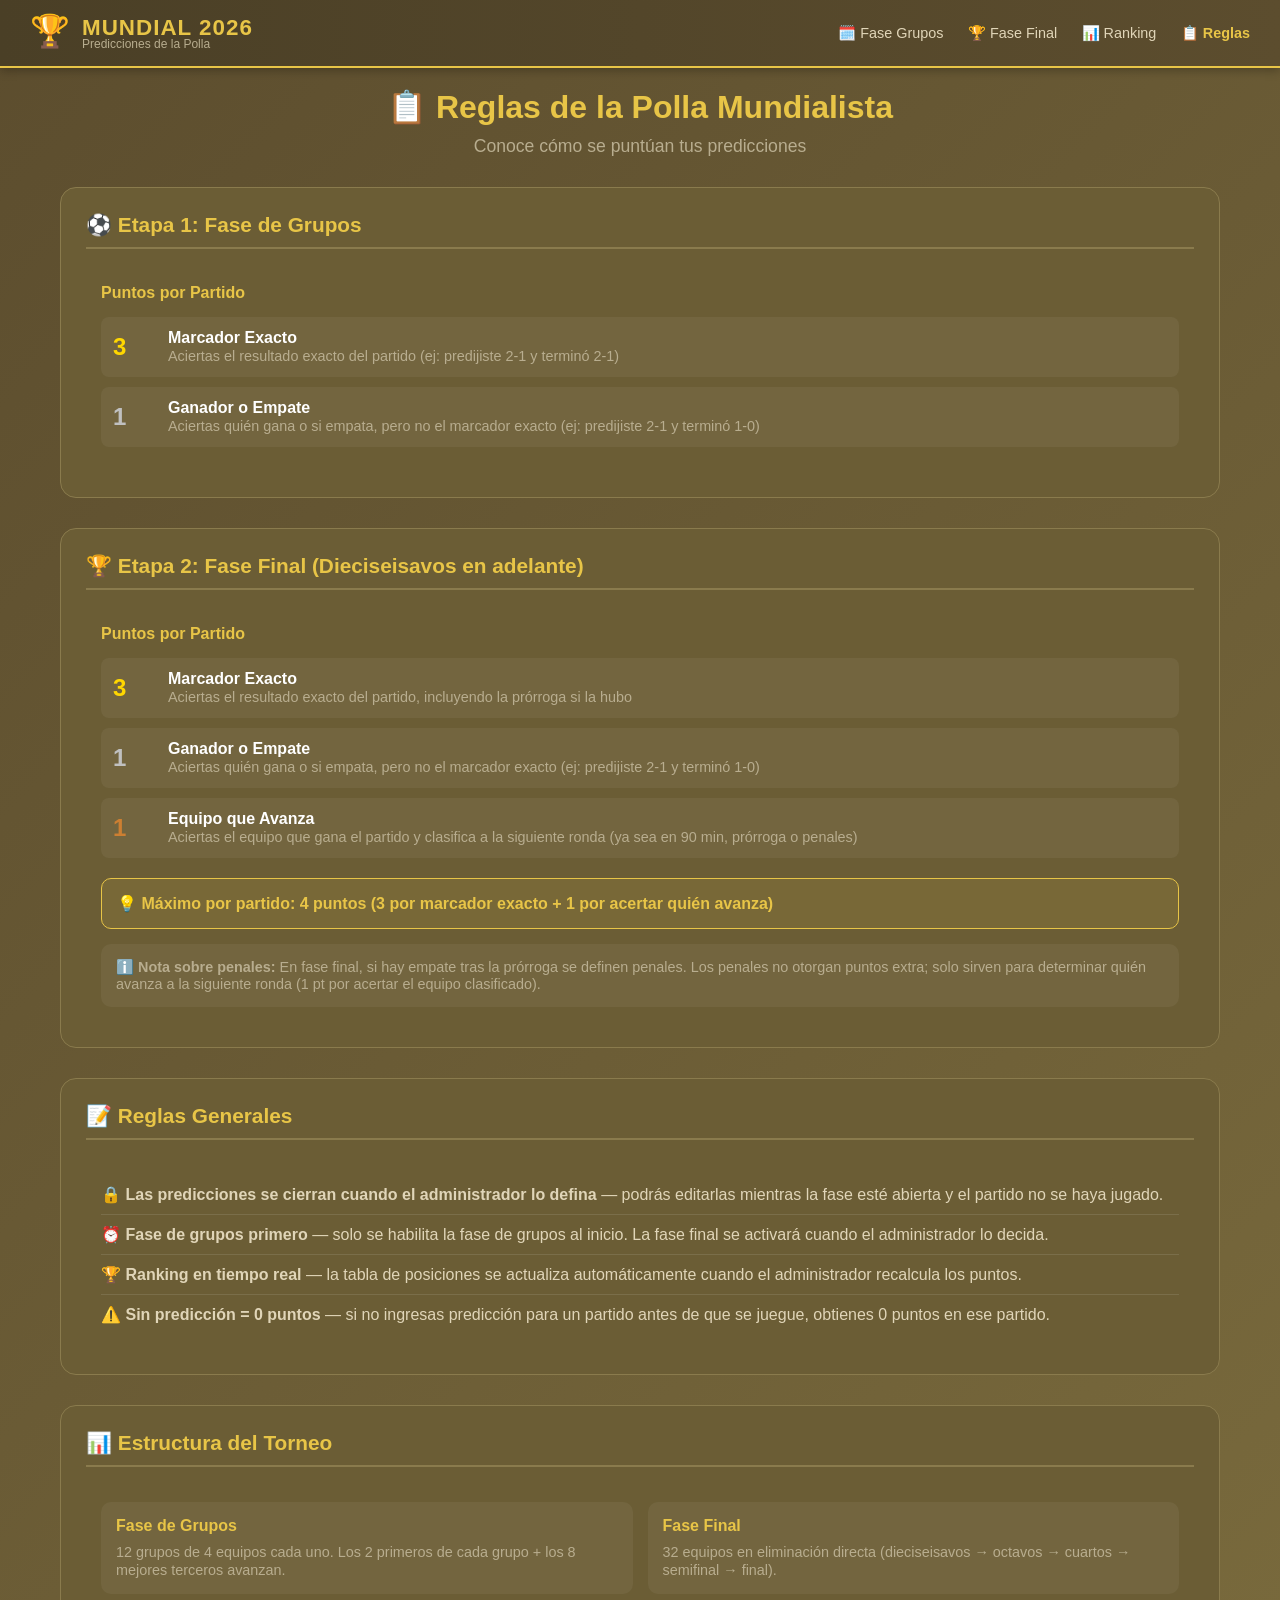
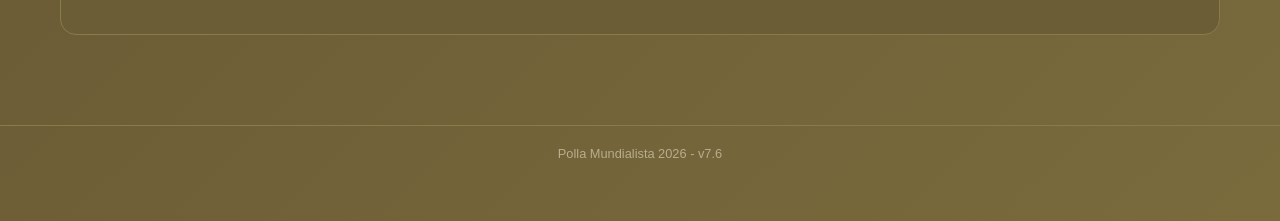
<file: reglas.html>
<!DOCTYPE html>
<html lang="es">
<head>
  <meta charset="UTF-8">
  <meta name="viewport" content="width=device-width, initial-scale=1.0">
  <title>Reglas - Polla Mundialista 2026</title>
  <link rel="stylesheet" href="css/styles.css?v=7.6">
</head>
<body>

  <header class="header">
    <div class="header-logo">
      <span class="trophy">🏆</span>
      <div>
        <h1>Mundial 2026</h1>
        <span>Predicciones de la Polla</span>
      </div>
    </div>
    <nav class="header-nav">
      <a href="grupos.html">🗓️ Fase Grupos</a>
      <a href="final.html">🏆 Fase Final</a>
      <a href="ranking.html">📊 Ranking</a>
      <a href="reglas.html" style="color:var(--accent); font-weight:bold;">📋 Reglas</a>
      <a href="admin.html" id="nav-admin" style="display:none;">⚙️ Admin</a>
      <span id="nav-user" style="color:var(--accent); font-weight:bold;"></span>
      <button id="nav-logout" style="display:none;">🚪 Salir</button>
    </nav>
  </header>

  <div class="container">
    <h2 style="color: var(--accent); text-align: center; margin-bottom: 10px; font-size: 2rem;">📋 Reglas de la Polla Mundialista</h2>
    <p style="text-align: center; color: var(--text-muted); margin-bottom: 30px; font-size: 1.1rem;">Conoce cómo se puntúan tus predicciones</p>
    
    <div class="admin-section">
      <h3>⚽ Etapa 1: Fase de Grupos</h3>
      <div style="padding: 15px;">
        <h4 style="color: var(--accent); margin-bottom: 15px;">Puntos por Partido</h4>
        <ul style="list-style: none; padding: 0;">
          <li style="padding: 12px; background: rgba(255,255,255,0.05); border-radius: 8px; margin-bottom: 10px; display: flex; align-items: center; gap: 15px;">
            <span style="font-size: 1.5rem; font-weight: bold; color: gold; min-width: 40px;">3</span>
            <div>
              <strong style="color: var(--text-primary); display: block;">Marcador Exacto</strong>
              <span style="color: var(--text-muted); font-size: 0.9rem;">Aciertas el resultado exacto del partido (ej: predijiste 2-1 y terminó 2-1)</span>
            </div>
          </li>
          <li style="padding: 12px; background: rgba(255,255,255,0.05); border-radius: 8px; margin-bottom: 10px; display: flex; align-items: center; gap: 15px;">
            <span style="font-size: 1.5rem; font-weight: bold; color: silver; min-width: 40px;">1</span>
            <div>
              <strong style="color: var(--text-primary); display: block;">Ganador o Empate</strong>
              <span style="color: var(--text-muted); font-size: 0.9rem;">Aciertas quién gana o si empata, pero no el marcador exacto (ej: predijiste 2-1 y terminó 1-0)</span>
            </div>
          </li>
        </ul>
        
      </div>
    </div>
    
    <div class="admin-section">
      <h3>🏆 Etapa 2: Fase Final (Dieciseisavos en adelante)</h3>
      <div style="padding: 15px;">
        <h4 style="color: var(--accent); margin-bottom: 15px;">Puntos por Partido</h4>
        <ul style="list-style: none; padding: 0;">
          <li style="padding: 12px; background: rgba(255,255,255,0.05); border-radius: 8px; margin-bottom: 10px; display: flex; align-items: center; gap: 15px;">
            <span style="font-size: 1.5rem; font-weight: bold; color: gold; min-width: 40px;">3</span>
            <div>
              <strong style="color: var(--text-primary); display: block;">Marcador Exacto</strong>
              <span style="color: var(--text-muted); font-size: 0.9rem;">Aciertas el resultado exacto del partido, incluyendo la prórroga si la hubo</span>
            </div>
          </li>
          <li style="padding: 12px; background: rgba(255,255,255,0.05); border-radius: 8px; margin-bottom: 10px; display: flex; align-items: center; gap: 15px;">
            <span style="font-size: 1.5rem; font-weight: bold; color: silver; min-width: 40px;">1</span>
            <div>
              <strong style="color: var(--text-primary); display: block;">Ganador o Empate</strong>
              <span style="color: var(--text-muted); font-size: 0.9rem;">Aciertas quién gana o si empata, pero no el marcador exacto (ej: predijiste 2-1 y terminó 1-0)</span>
            </div>
          </li>
          <li style="padding: 12px; background: rgba(255,255,255,0.05); border-radius: 8px; margin-bottom: 10px; display: flex; align-items: center; gap: 15px;">
            <span style="font-size: 1.5rem; font-weight: bold; color: #cd7f32; min-width: 40px;">1</span>
            <div>
              <strong style="color: var(--text-primary); display: block;">Equipo que Avanza</strong>
              <span style="color: var(--text-muted); font-size: 0.9rem;">Aciertas el equipo que gana el partido y clasifica a la siguiente ronda (ya sea en 90 min, prórroga o penales)</span>
            </div>
          </li>
        </ul>
        
        <div style="background: rgba(232, 197, 71, 0.1); border: 1px solid var(--accent); border-radius: 10px; padding: 15px; margin-top: 20px;">
          <p style="color: var(--accent); font-weight: bold; margin: 0;">
            💡 Máximo por partido: 4 puntos (3 por marcador exacto + 1 por acertar quién avanza)
          </p>
        </div>
        
        <div style="background: rgba(255,255,255,0.05); border-radius: 10px; padding: 15px; margin-top: 15px;">
          <p style="color: var(--text-muted); font-size: 0.9rem; margin: 0;">
            ℹ️ <strong>Nota sobre penales:</strong> En fase final, si hay empate tras la prórroga se definen penales. Los penales no otorgan puntos extra; solo sirven para determinar quién avanza a la siguiente ronda (1 pt por acertar el equipo clasificado).
          </p>
        </div>
      </div>
    </div>
    
    <div class="admin-section">
      <h3>📝 Reglas Generales</h3>
      <div style="padding: 15px;">
        <ul style="list-style: none; padding: 0;">
          <li style="padding: 10px 0; border-bottom: 1px solid rgba(255,255,255,0.1); color: var(--text-secondary);">
            🔒 <strong>Las predicciones se cierran cuando el administrador lo defina</strong> — podrás editarlas mientras la fase esté abierta y el partido no se haya jugado.
          </li>
          <li style="padding: 10px 0; border-bottom: 1px solid rgba(255,255,255,0.1); color: var(--text-secondary);">
            ⏰ <strong>Fase de grupos primero</strong> — solo se habilita la fase de grupos al inicio. La fase final se activará cuando el administrador lo decida.
          </li>
          <li style="padding: 10px 0; border-bottom: 1px solid rgba(255,255,255,0.1); color: var(--text-secondary);">
            🏆 <strong>Ranking en tiempo real</strong> — la tabla de posiciones se actualiza automáticamente cuando el administrador recalcula los puntos.
          </li>
          <li style="padding: 10px 0; color: var(--text-secondary);">
            ⚠️ <strong>Sin predicción = 0 puntos</strong> — si no ingresas predicción para un partido antes de que se juegue, obtienes 0 puntos en ese partido.
          </li>
        </ul>
      </div>
    </div>
    
    <div class="admin-section">
      <h3>📊 Estructura del Torneo</h3>
      <div style="padding: 15px;">
        <div style="display: grid; grid-template-columns: repeat(auto-fit, minmax(250px, 1fr)); gap: 15px;">
          <div style="background: rgba(255,255,255,0.05); padding: 15px; border-radius: 10px;">
            <strong style="color: var(--accent); display: block; margin-bottom: 8px;">Fase de Grupos</strong>
            <span style="color: var(--text-muted); font-size: 0.9rem;">12 grupos de 4 equipos cada uno. Los 2 primeros de cada grupo + los 8 mejores terceros avanzan.</span>
          </div>
          <div style="background: rgba(255,255,255,0.05); padding: 15px; border-radius: 10px;">
            <strong style="color: var(--accent); display: block; margin-bottom: 8px;">Fase Final</strong>
            <span style="color: var(--text-muted); font-size: 0.9rem;">32 equipos en eliminación directa (dieciseisavos → octavos → cuartos → semifinal → final).</span>
          </div>
        </div>
      </div>
    </div>
  </div>

  <footer style="text-align: center; padding: 20px; color: var(--text-muted); font-size: 0.8rem; border-top: 1px solid var(--border); margin-top: 40px;">
    Polla Mundialista 2026 - v7.6
  </footer>

  <script type="module" src="js/reglas.js?v=7.6"></script>
</body>
</html>
</file>
<file: css/styles.css>
/* styles.css - Polla Mundialista 2026 */

:root {
  --bg-primary: #5c4d2e;
  --bg-secondary: #7a6b3d;
  --bg-card: #6b5d35;
  --bg-input: #4a3f26;
  --accent: #e8c547;
  --accent-hover: #d4b13f;
  --text-primary: #ffffff;
  --text-secondary: #e0d5b8;
  --text-muted: #b8ad8f;
  --border: #8a7b4d;
  --success: #4caf50;
  --danger: #f44336;
  --info: #2196f3;
}

* {
  margin: 0;
  padding: 0;
  box-sizing: border-box;
}

body {
  font-family: 'Segoe UI', Tahoma, Geneva, Verdana, sans-serif;
  background: linear-gradient(135deg, var(--bg-primary) 0%, var(--bg-secondary) 100%);
  color: var(--text-primary);
  min-height: 100vh;
  padding-bottom: 40px;
}

/* Header */
.header {
  background: linear-gradient(90deg, #4a3f26 0%, #5c4d2e 100%);
  padding: 15px 30px;
  display: flex;
  justify-content: space-between;
  align-items: center;
  box-shadow: 0 2px 10px rgba(0,0,0,0.3);
  border-bottom: 2px solid var(--accent);
}

.header-logo {
  display: flex;
  align-items: center;
  gap: 12px;
}

.header-logo .trophy {
  font-size: 2rem;
}

.header-logo h1 {
  font-size: 1.4rem;
  color: var(--accent);
  text-transform: uppercase;
  letter-spacing: 1px;
}

.header-logo span {
  font-size: 0.75rem;
  color: var(--text-muted);
  display: block;
  margin-top: -4px;
}

.header-nav a, .header-nav button {
  color: var(--text-secondary);
  text-decoration: none;
  margin-left: 20px;
  font-size: 0.9rem;
  background: none;
  border: none;
  cursor: pointer;
  transition: color 0.3s;
}

.header-nav a:hover, .header-nav button:hover {
  color: var(--accent);
}

/* Navigation Tabs */
.nav-tabs {
  display: flex;
  justify-content: center;
  gap: 10px;
  padding: 20px;
  background: rgba(0,0,0,0.1);
}

.nav-tab {
  padding: 12px 30px;
  background: var(--bg-card);
  border: 1px solid var(--border);
  border-radius: 25px;
  color: var(--text-secondary);
  text-decoration: none;
  font-weight: 500;
  transition: all 0.3s;
  display: flex;
  align-items: center;
  gap: 8px;
}

.nav-tab:hover {
  background: var(--bg-input);
  color: var(--text-primary);
}

.nav-tab.active {
  background: var(--accent);
  color: #2c2515;
  border-color: var(--accent);
}

.nav-tab.disabled {
  opacity: 0.5;
  pointer-events: none;
  cursor: not-allowed;
}

/* Container */
.container {
  max-width: 1200px;
  margin: 0 auto;
  padding: 20px;
}

/* Cards / Matches */
.matches-grid {
  display: grid;
  grid-template-columns: repeat(auto-fill, minmax(350px, 1fr));
  gap: 20px;
  margin-top: 20px;
}

.match-card {
  background: var(--bg-card);
  border-radius: 16px;
  padding: 20px;
  display: flex;
  align-items: center;
  justify-content: space-between;
  border: 1px solid var(--border);
  box-shadow: 0 4px 6px rgba(0,0,0,0.2);
  transition: transform 0.2s;
}

.match-card:hover {
  transform: translateY(-2px);
  box-shadow: 0 6px 12px rgba(0,0,0,0.3);
}

.match-team {
  display: flex;
  align-items: center;
  gap: 10px;
  flex: 1;
  min-width: 0;
}

.match-team.reverse {
  flex-direction: row-reverse;
  text-align: right;
}

.match-team img {
  width: 32px;
  height: 24px;
  border-radius: 4px;
  object-fit: cover;
  box-shadow: 0 2px 4px rgba(0,0,0,0.3);
}

.match-team span {
  font-size: 0.9rem;
  font-weight: 600;
  white-space: nowrap;
  overflow: hidden;
  text-overflow: ellipsis;
  color: var(--text-primary);
}

.match-score {
  display: flex;
  align-items: center;
  gap: 8px;
  margin: 0 10px;
}

.match-score input {
  width: 50px;
  height: 40px;
  text-align: center;
  font-size: 1.2rem;
  font-weight: bold;
  background: var(--bg-input);
  border: 2px solid var(--border);
  border-radius: 10px;
  color: var(--text-primary);
  outline: none;
  transition: border-color 0.3s;
}

.match-score input:focus {
  border-color: var(--accent);
}

.match-score input:disabled {
  opacity: 0.6;
  cursor: not-allowed;
}

.match-separator {
  color: var(--text-muted);
  font-weight: bold;
  font-size: 1.1rem;
}

/* Group Section */
.group-section {
  margin-bottom: 40px;
}

.group-title {
  font-size: 1.5rem;
  color: var(--accent);
  margin-bottom: 20px;
  padding-left: 15px;
  border-left: 4px solid var(--accent);
  text-transform: uppercase;
  letter-spacing: 2px;
}

/* Buttons */
.btn {
  padding: 12px 30px;
  border: none;
  border-radius: 25px;
  font-size: 1rem;
  font-weight: 600;
  cursor: pointer;
  transition: all 0.3s;
  text-transform: uppercase;
  letter-spacing: 1px;
}

.btn-primary {
  background: linear-gradient(135deg, var(--accent) 0%, var(--accent-hover) 100%);
  color: #2c2515;
}

.btn-primary:hover {
  transform: translateY(-2px);
  box-shadow: 0 4px 12px rgba(232, 197, 71, 0.4);
}

.btn-danger {
  background: var(--danger);
  color: white;
}

.btn-success {
  background: var(--success);
  color: white;
}

.btn-info {
  background: var(--info);
  color: white;
}

.btn-block {
  display: block;
  width: 100%;
}

/* Login */
.login-container {
  max-width: 450px;
  margin: 60px auto;
  background: var(--bg-card);
  padding: 40px;
  border-radius: 20px;
  border: 1px solid var(--border);
  box-shadow: 0 10px 30px rgba(0,0,0,0.3);
}

.login-container h2 {
  text-align: center;
  color: var(--accent);
  margin-bottom: 30px;
  font-size: 1.8rem;
}

.form-group {
  margin-bottom: 20px;
}

.form-group label {
  display: block;
  margin-bottom: 8px;
  color: var(--text-secondary);
  font-weight: 500;
}

.form-group input {
  width: 100%;
  padding: 14px;
  background: var(--bg-input);
  border: 2px solid var(--border);
  border-radius: 10px;
  color: var(--text-primary);
  font-size: 1rem;
  outline: none;
  transition: border-color 0.3s;
}

.form-group input:focus {
  border-color: var(--accent);
}

/* Admin Panel */
.admin-section {
  background: var(--bg-card);
  border-radius: 16px;
  padding: 25px;
  margin-bottom: 30px;
  border: 1px solid var(--border);
}

.admin-section h3 {
  color: var(--accent);
  margin-bottom: 20px;
  font-size: 1.3rem;
  border-bottom: 2px solid var(--border);
  padding-bottom: 10px;
}

.admin-match {
  display: flex;
  align-items: center;
  justify-content: space-between;
  padding: 15px;
  border-bottom: 1px solid rgba(255,255,255,0.1);
}

.admin-match:last-child {
  border-bottom: none;
}

.admin-match .match-info {
  flex: 1;
}

.admin-match .match-info small {
  color: var(--text-muted);
}

/* Ranking Table */
.ranking-table {
  width: 100%;
  border-collapse: collapse;
  margin-top: 20px;
}

.ranking-table th,
.ranking-table td {
  padding: 15px;
  text-align: center;
  border-bottom: 1px solid var(--border);
}

.ranking-table th {
  background: var(--bg-input);
  color: var(--accent);
  text-transform: uppercase;
  font-size: 0.85rem;
  letter-spacing: 1px;
}

.ranking-table tr:hover {
  background: rgba(255,255,255,0.05);
}

.ranking-table .rank-1 { color: gold; font-weight: bold; font-size: 1.2rem; }
.ranking-table .rank-2 { color: silver; font-weight: bold; font-size: 1.1rem; }
.ranking-table .rank-3 { color: #cd7f32; font-weight: bold; font-size: 1.1rem; }

/* Alerts */
.alert {
  padding: 15px 20px;
  border-radius: 10px;
  margin-bottom: 20px;
  display: none;
}

.alert.show { display: block; }
.alert-success { background: rgba(76, 175, 80, 0.2); border: 1px solid var(--success); color: var(--success); }
.alert-danger { background: rgba(244, 67, 54, 0.2); border: 1px solid var(--danger); color: var(--danger); }
.alert-info { background: rgba(33, 150, 243, 0.2); border: 1px solid var(--info); color: var(--info); }

/* Institution Badge */
.institucion-badge {
  display: inline-flex;
  align-items: center;
  gap: 6px;
  background: rgba(168, 213, 186, 0.2);
  border: 1px solid var(--accent);
  padding: 6px 16px;
  border-radius: 20px;
  font-size: 0.85rem;
  color: var(--accent);
  font-weight: bold;
}

/* Toggle Switch */
.toggle-container {
  display: flex;
  align-items: center;
  gap: 15px;
}

.toggle-switch {
  position: relative;
  width: 60px;
  height: 30px;
}

.toggle-switch input {
  opacity: 0;
  width: 0;
  height: 0;
}

.toggle-slider {
  position: absolute;
  cursor: pointer;
  top: 0; left: 0; right: 0; bottom: 0;
  background: var(--bg-input);
  border-radius: 30px;
  transition: 0.3s;
}

.toggle-slider:before {
  content: "";
  position: absolute;
  height: 24px;
  width: 24px;
  left: 3px;
  bottom: 3px;
  background: white;
  border-radius: 50%;
  transition: 0.3s;
}

.toggle-switch input:checked + .toggle-slider {
  background: var(--accent);
}

.toggle-switch input:checked + .toggle-slider:before {
  transform: translateX(30px);
}

/* Responsive */
@media (max-width: 768px) {
  .matches-grid {
    grid-template-columns: 1fr;
  }
  
  .header {
    flex-direction: column;
    gap: 10px;
    padding: 15px;
  }
  
  .nav-tabs {
    flex-wrap: wrap;
    padding: 10px;
  }
  
  .nav-tab {
    padding: 10px 20px;
    font-size: 0.85rem;
  }
  
  .match-card {
    flex-wrap: wrap;
    justify-content: center;
    gap: 10px;
  }
  
  .match-team {
    min-width: 120px;
  }
  
  .login-container {
    margin: 20px;
    padding: 25px;
  }
}

/* Loading Spinner */
.spinner {
  border: 3px solid rgba(255,255,255,0.1);
  border-top: 3px solid var(--accent);
  border-radius: 50%;
  width: 30px;
  height: 30px;
  animation: spin 1s linear infinite;
  margin: 20px auto;
}

@keyframes spin {
  0% { transform: rotate(0deg); }
  100% { transform: rotate(360deg); }
}

/* Section title for rounds */
.round-title {
  font-size: 1.8rem;
  color: var(--accent);
  text-transform: uppercase;
  margin: 30px 0 20px 0;
  padding-left: 15px;
  border-left: 5px solid var(--accent);
  letter-spacing: 2px;
  font-style: italic;
}

/* Penalty inputs */
.penalty-label {
  font-size: 0.75rem;
  color: var(--text-muted);
  text-align: center;
  margin-top: 5px;
}

.penalty-row {
  display: flex;
  flex-direction: column;
  align-items: center;
  gap: 5px;
}
</file>
